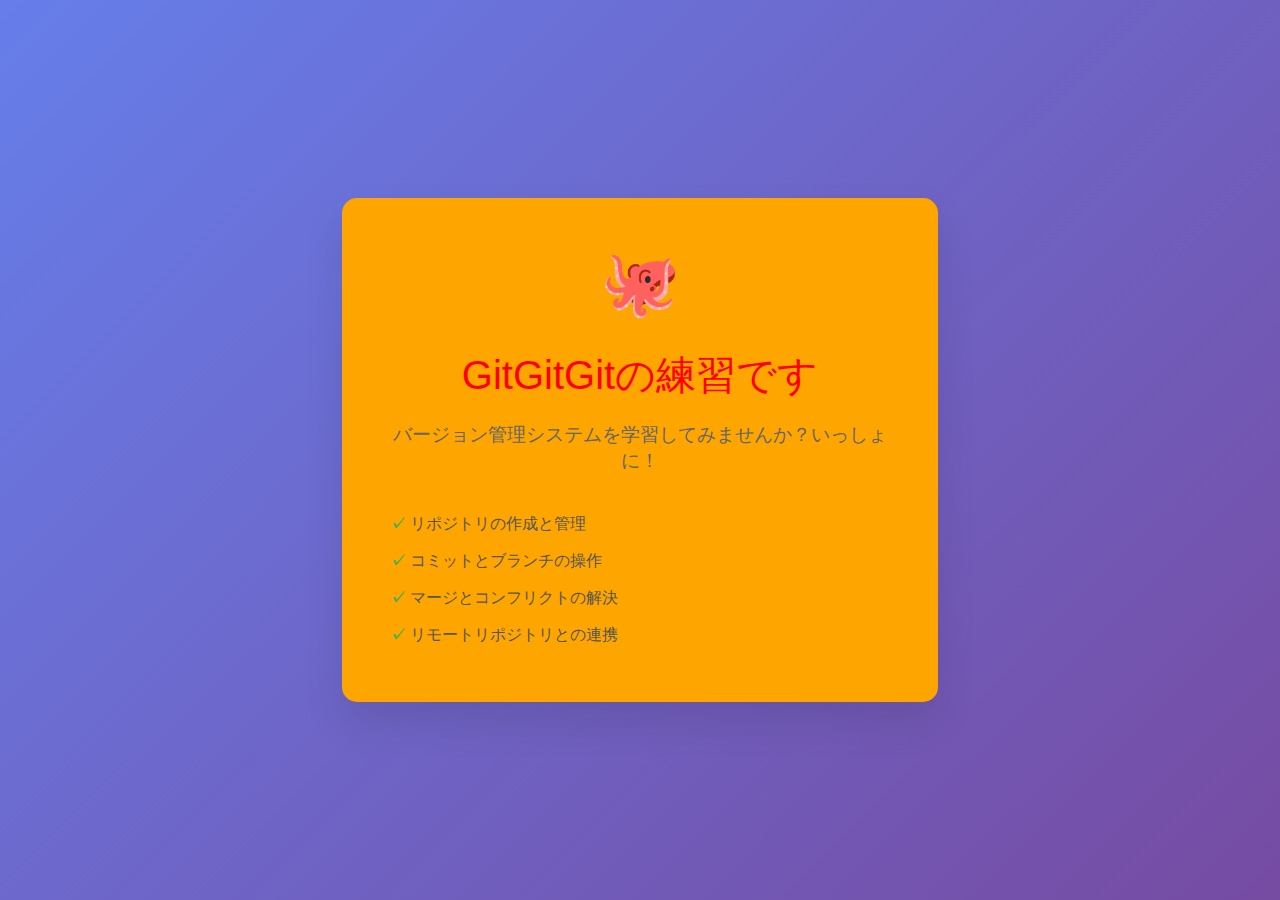
<file: index.html>
<!DOCTYPE html>
<html lang="ja">
<head>
    <meta charset="UTF-8">
    <meta name="viewport" content="width=device-width, initial-scale=1.0">
    <title>リベースの変更をさらに変更してみた</title>

    <link rel="stylesheet" href="style.css">
</head>
<body>
    <div class="container">
        <div class="git-icon">🐙</div>
        <h1>GitGitGitの練習です</h1>
        <p class="subtitle">バージョン管理システムを学習してみませんか？いっしょに！</p>
        
        <div class="features">
            <div class="feature">リポジトリの作成と管理</div>
            <div class="feature">コミットとブランチの操作</div>
            <div class="feature">マージとコンフリクトの解決</div>
            <div class="feature">リモートリポジトリとの連携</div>
        </div>
    </div>
</body>
</html>
</file>
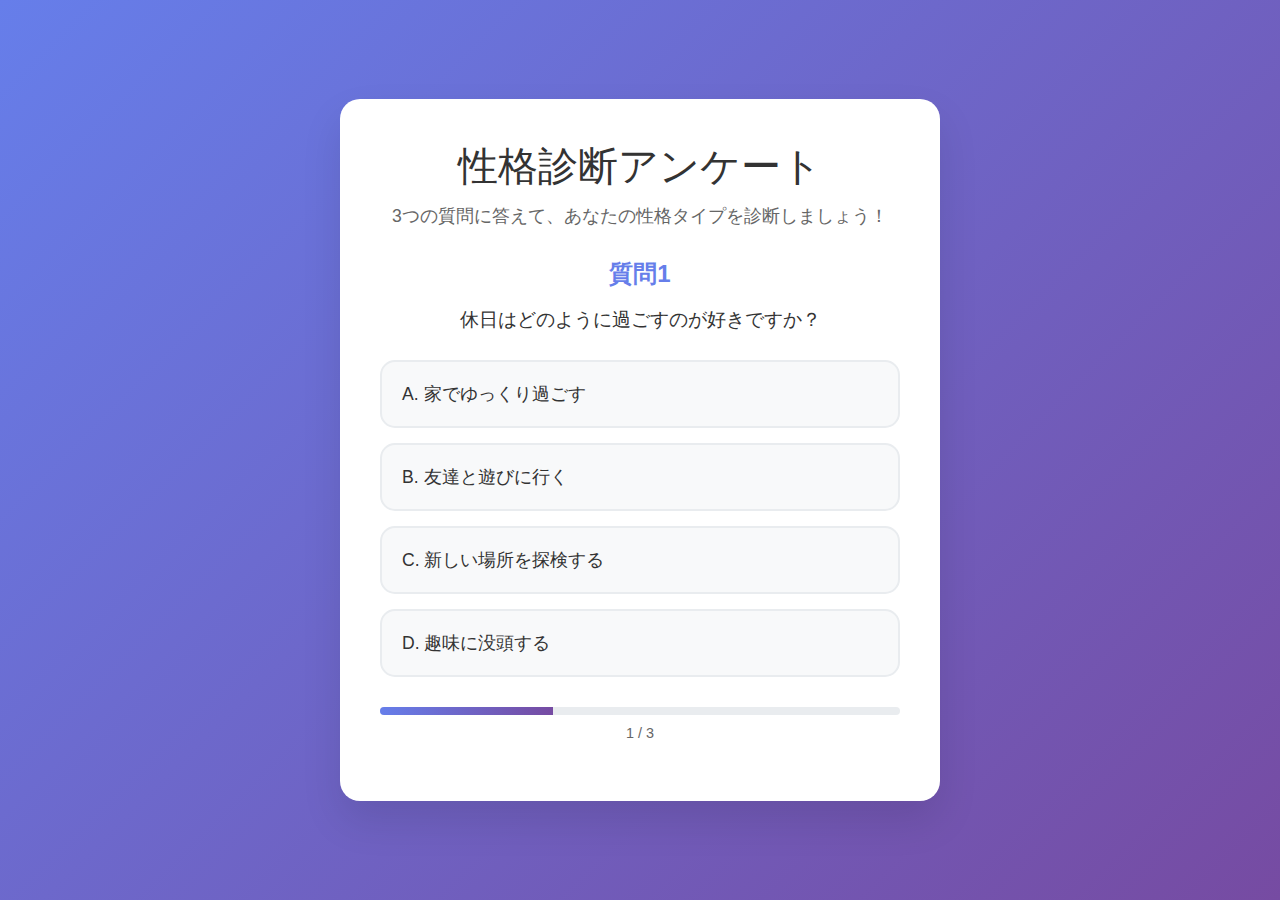
<file: アンケートアプリ/index.html>
<!DOCTYPE html>
<html lang="ja">
<head>
    <meta charset="UTF-8">
    <meta name="viewport" content="width=device-width, initial-scale=1.0">
    <meta name="description" content="3つの質問で性格診断ができるアンケートアプリです。休日の過ごし方や問題への対処法からあなたの性格タイプを診断しましょう！">
    <meta name="keywords" content="性格診断,アンケート,心理テスト,性格タイプ">
    <meta name="author" content="性格診断アプリ">
    <meta property="og:title" content="性格診断アンケート">
    <meta property="og:description" content="3つの質問で性格診断ができるアンケートアプリです">
    <meta property="og:type" content="website">
    <title>性格診断アンケート</title>
    <link rel="stylesheet" href="style.css">
    <link rel="icon" href="data:image/svg+xml,<svg xmlns='http://www.w3.org/2000/svg' viewBox='0 0 100 100'><text y='.9em' font-size='90'>🧠</text></svg>">
</head>
<body>
    <div class="container">
        <h1>性格診断アンケート</h1>
        <p class="description">3つの質問に答えて、あなたの性格タイプを診断しましょう！</p>
        
        <div id="quiz-container">
            <div id="question-container">
                <h2 id="question-title">質問1</h2>
                <p id="question-text">休日はどのように過ごすのが好きですか？</p>
                <div class="options">
                    <button class="option-btn" data-value="A">A. 家でゆっくり過ごす</button>
                    <button class="option-btn" data-value="B">B. 友達と遊びに行く</button>
                    <button class="option-btn" data-value="C">C. 新しい場所を探検する</button>
                    <button class="option-btn" data-value="D">D. 趣味に没頭する</button>
                </div>
            </div>
            
            <div id="progress-container">
                <div class="progress-bar">
                    <div id="progress-fill"></div>
                </div>
                <p id="progress-text">1 / 3</p>
            </div>
        </div>
        
        <div id="result-container" style="display: none;">
            <h2>診断結果</h2>
            <div id="result-content">
                <h3 id="personality-title"></h3>
                <p id="personality-description"></p>
                <div id="personality-traits"></div>
            </div>
            <button id="restart-btn" class="restart-btn">もう一度診断する</button>
        </div>
    </div>
    
    <script src="script.js"></script>
</body>
</html>
</file>
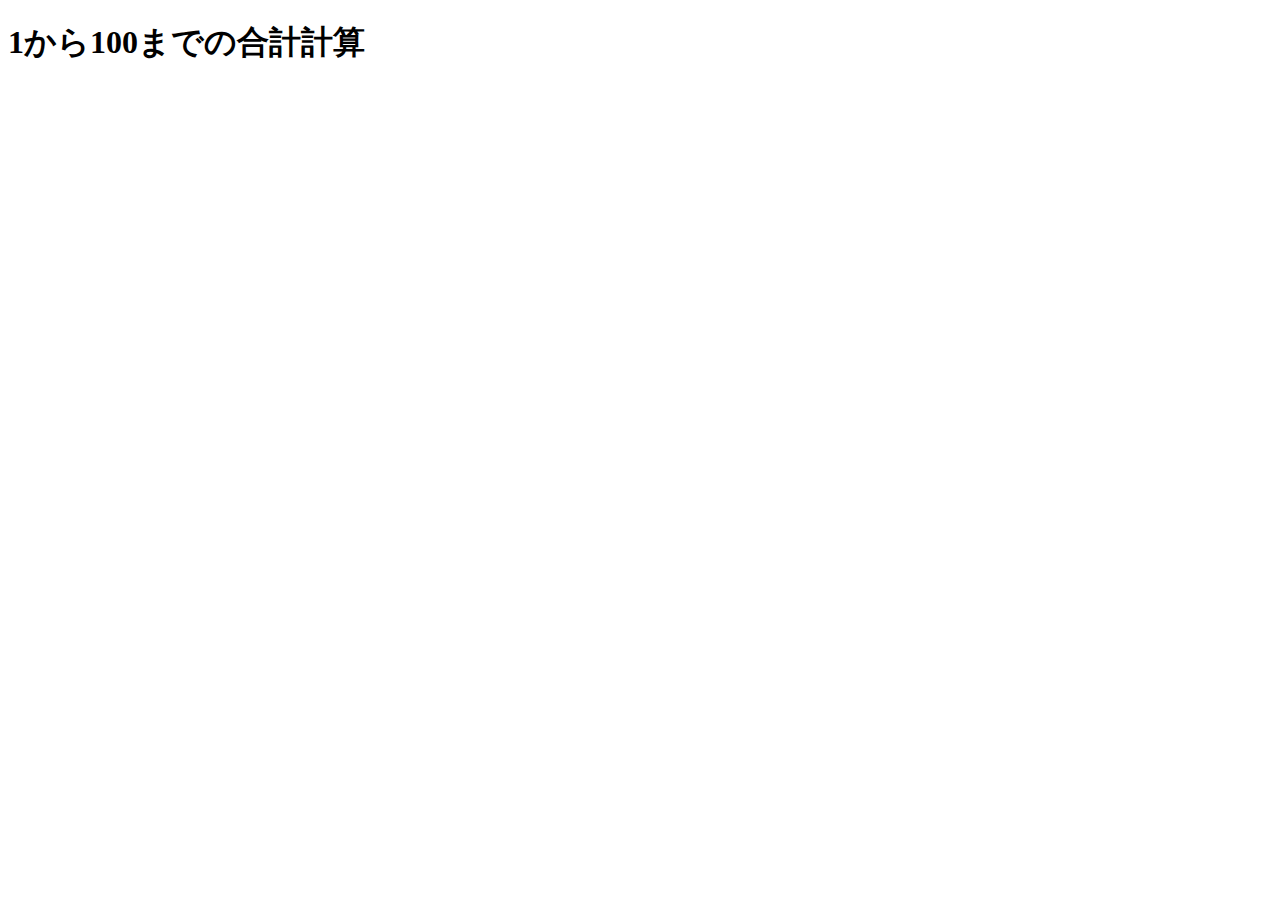
<file: デバッグの練習/index.html>
<!DOCTYPE html>
<html lang="ja">
<head>
    <meta charset="UTF-8">
    <meta name="viewport" content="width=device-width, initial-scale=1.0">
    <title>サンプルプログラム</title>
</head>
<body>
    <h1>1から100までの合計計算</h1>
    <div id="result"></div>
    
    <script src="sample01.js"></script>
</body>
</html>
</file>
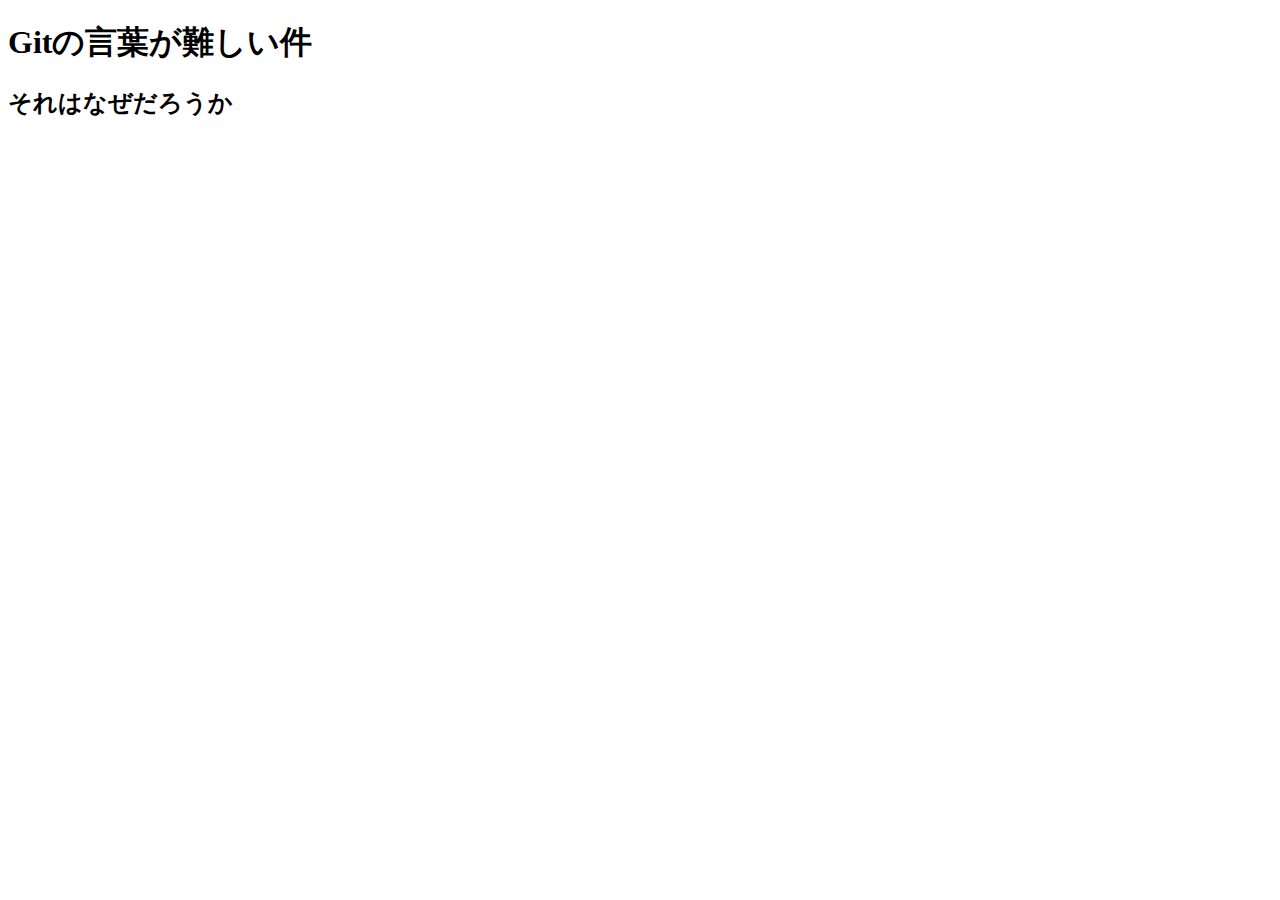
<file: about.html>
<!DOCTYPE html>
<html lang="ja">
<head>
    <meta charset="UTF-8">
    <meta name="viewport" content="width=device-width, initial-scale=1.0">
    <title>About</title>
</head>
<body>
    <h1>Gitの言葉が難しい件</h1>
    <h2>それはなぜだろうか</h2>
</body>
</html>
</file>
<file: style.css>
body {
    font-family: 'Arial', sans-serif;
    background: linear-gradient(135deg, #667eea 0%, #764ba2 100%);
    margin: 0;
    padding: 0;
    min-height: 100vh;
    display: flex;
    justify-content: center;
    align-items: center;
}

.container {
    background: orange;
    padding: 3rem;
    border-radius: 15px;
    box-shadow: 0 20px 40px rgba(0, 0, 0, 0.1);
    text-align: center;
    max-width: 500px;
    width: 90%;
}

h1 {
    color: #ff0000; /* 見出しを赤色に変更 */
    font-size: 2.5rem;
    margin-bottom: 1rem;
    font-weight: 300;
}

.subtitle {
    color: #666;
    font-size: 1.2rem;
    margin-bottom: 2rem;
}

.git-icon {
    font-size: 4rem;
    color: #f05032;
    margin-bottom: 1rem;
}

.features {
    text-align: left;
    margin-top: 2rem;
}

.feature {
    padding: 0.5rem 0;
    color: #555;
}

.feature:before {
    content: "✓ ";
    color: #4CAF50;
    font-weight: bold;
}
</file>
<file: アンケートアプリ/style.css>
* {
    margin: 0;
    padding: 0;
    box-sizing: border-box;
}

body {
    font-family: 'Helvetica Neue', Arial, sans-serif;
    background: linear-gradient(135deg, #667eea 0%, #764ba2 100%);
    min-height: 100vh;
    display: flex;
    align-items: center;
    justify-content: center;
    padding: 20px;
}

.container {
    background: white;
    border-radius: 20px;
    box-shadow: 0 20px 40px rgba(0, 0, 0, 0.1);
    padding: 40px;
    max-width: 600px;
    width: 100%;
    text-align: center;
}

h1 {
    color: #333;
    margin-bottom: 10px;
    font-size: 2.5em;
    font-weight: 300;
}

.description {
    color: #666;
    margin-bottom: 30px;
    font-size: 1.1em;
}

#question-container {
    margin-bottom: 30px;
}

#question-title {
    color: #667eea;
    margin-bottom: 15px;
    font-size: 1.5em;
}

#question-text {
    color: #333;
    margin-bottom: 25px;
    font-size: 1.2em;
    line-height: 1.6;
}

.options {
    display: grid;
    gap: 15px;
    margin-bottom: 30px;
}

.option-btn {
    background: #f8f9fa;
    border: 2px solid #e9ecef;
    border-radius: 15px;
    padding: 20px;
    font-size: 1.1em;
    color: #333;
    cursor: pointer;
    transition: all 0.3s ease;
    text-align: left;
}

.option-btn:hover {
    background: #667eea;
    color: white;
    border-color: #667eea;
    transform: translateY(-2px);
    box-shadow: 0 5px 15px rgba(102, 126, 234, 0.3);
}

.option-btn:active {
    transform: translateY(0);
}

#progress-container {
    margin-bottom: 20px;
}

.progress-bar {
    background: #e9ecef;
    border-radius: 10px;
    height: 8px;
    overflow: hidden;
    margin-bottom: 10px;
}

#progress-fill {
    background: linear-gradient(90deg, #667eea, #764ba2);
    height: 100%;
    width: 33.33%;
    transition: width 0.5s ease;
}

#progress-text {
    color: #666;
    font-size: 0.9em;
}

#result-container {
    animation: fadeIn 0.5s ease;
}

#personality-title {
    color: #667eea;
    margin-bottom: 20px;
    font-size: 2em;
}

#personality-description {
    color: #333;
    margin-bottom: 25px;
    font-size: 1.1em;
    line-height: 1.6;
}

#personality-traits {
    background: #f8f9fa;
    border-radius: 15px;
    padding: 20px;
    margin-bottom: 30px;
    text-align: left;
}

#personality-traits h4 {
    color: #667eea;
    margin-bottom: 15px;
    font-size: 1.2em;
}

#personality-traits ul {
    list-style: none;
    padding-left: 0;
}

#personality-traits li {
    color: #333;
    margin-bottom: 8px;
    padding-left: 20px;
    position: relative;
}

#personality-traits li:before {
    content: "✓";
    color: #667eea;
    position: absolute;
    left: 0;
    font-weight: bold;
}

.restart-btn {
    background: linear-gradient(135deg, #667eea, #764ba2);
    color: white;
    border: none;
    border-radius: 25px;
    padding: 15px 30px;
    font-size: 1.1em;
    cursor: pointer;
    transition: all 0.3s ease;
}

.restart-btn:hover {
    transform: translateY(-2px);
    box-shadow: 0 10px 20px rgba(102, 126, 234, 0.3);
}

@keyframes fadeIn {
    from {
        opacity: 0;
        transform: translateY(20px);
    }
    to {
        opacity: 1;
        transform: translateY(0);
    }
}

@media (max-width: 768px) {
    .container {
        padding: 30px 20px;
        margin: 20px;
    }
    
    h1 {
        font-size: 2em;
    }
    
    .option-btn {
        padding: 15px;
        font-size: 1em;
    }
}
</file>
